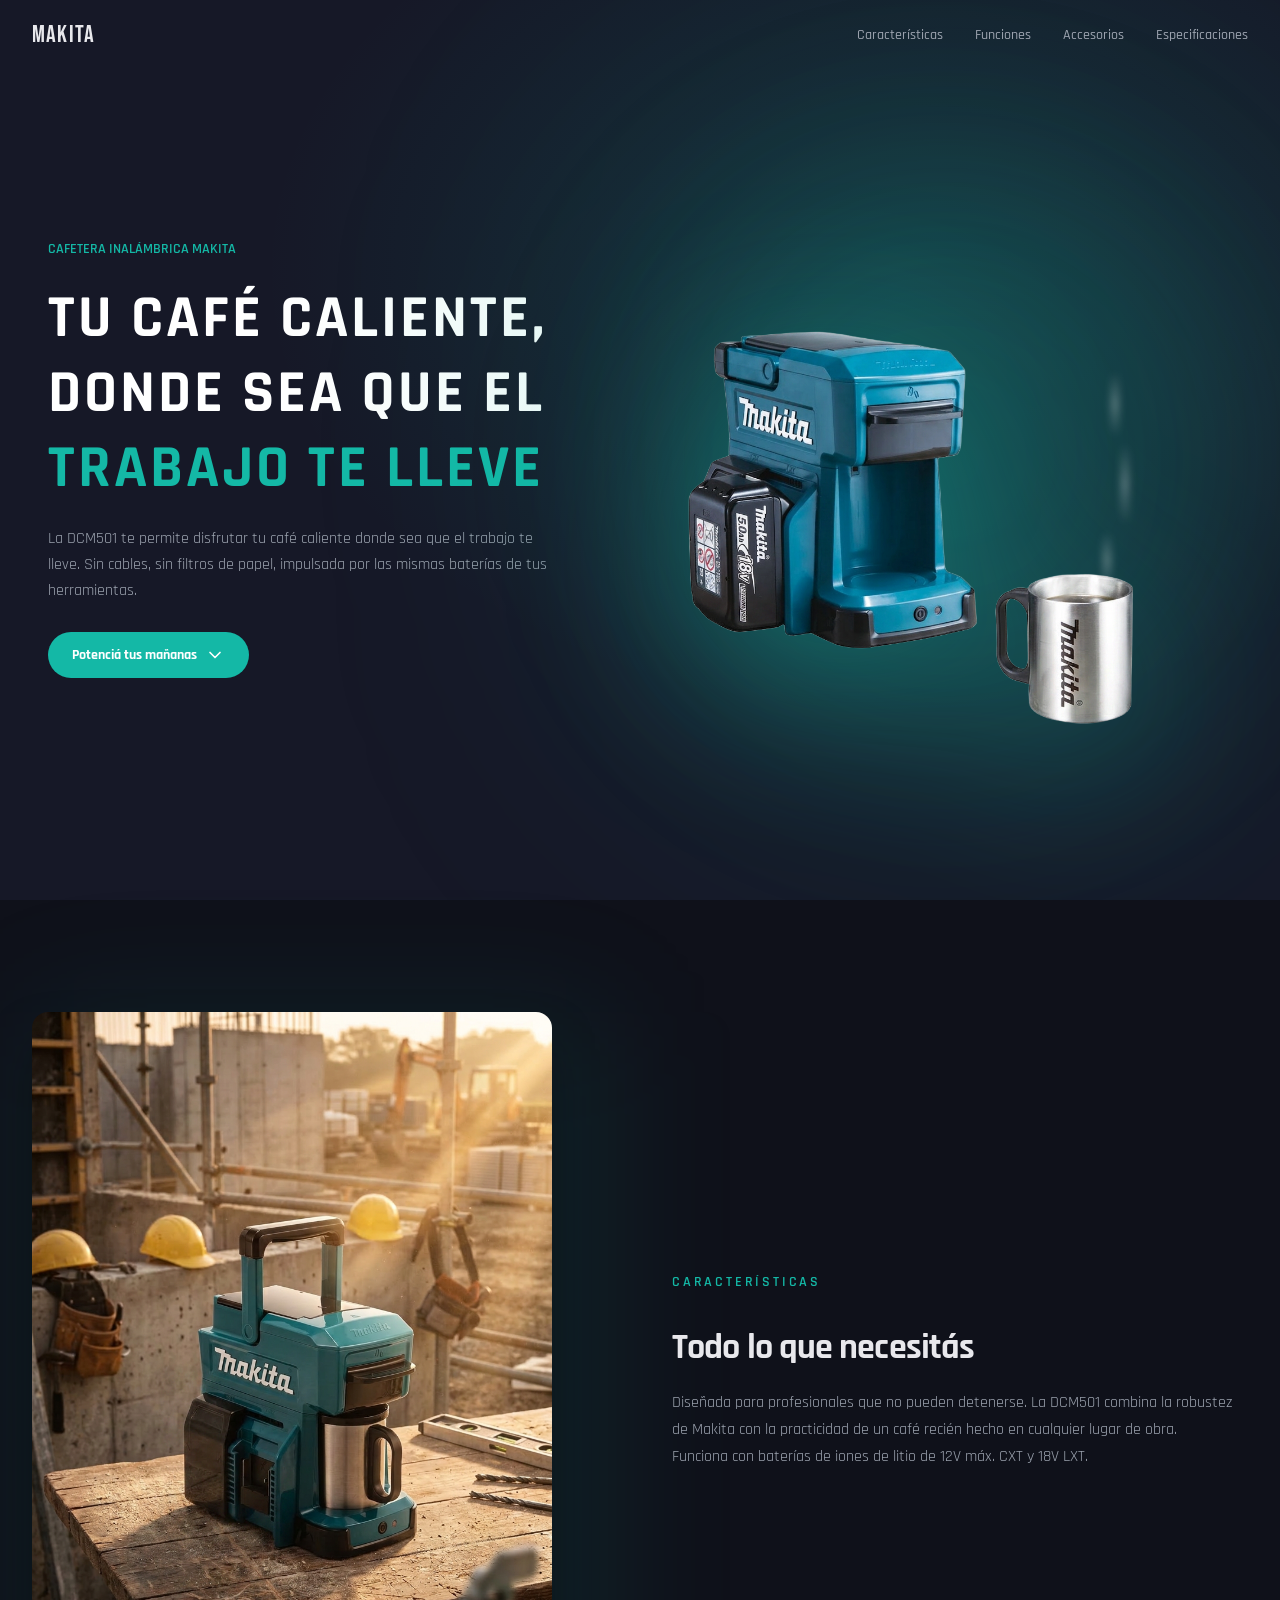
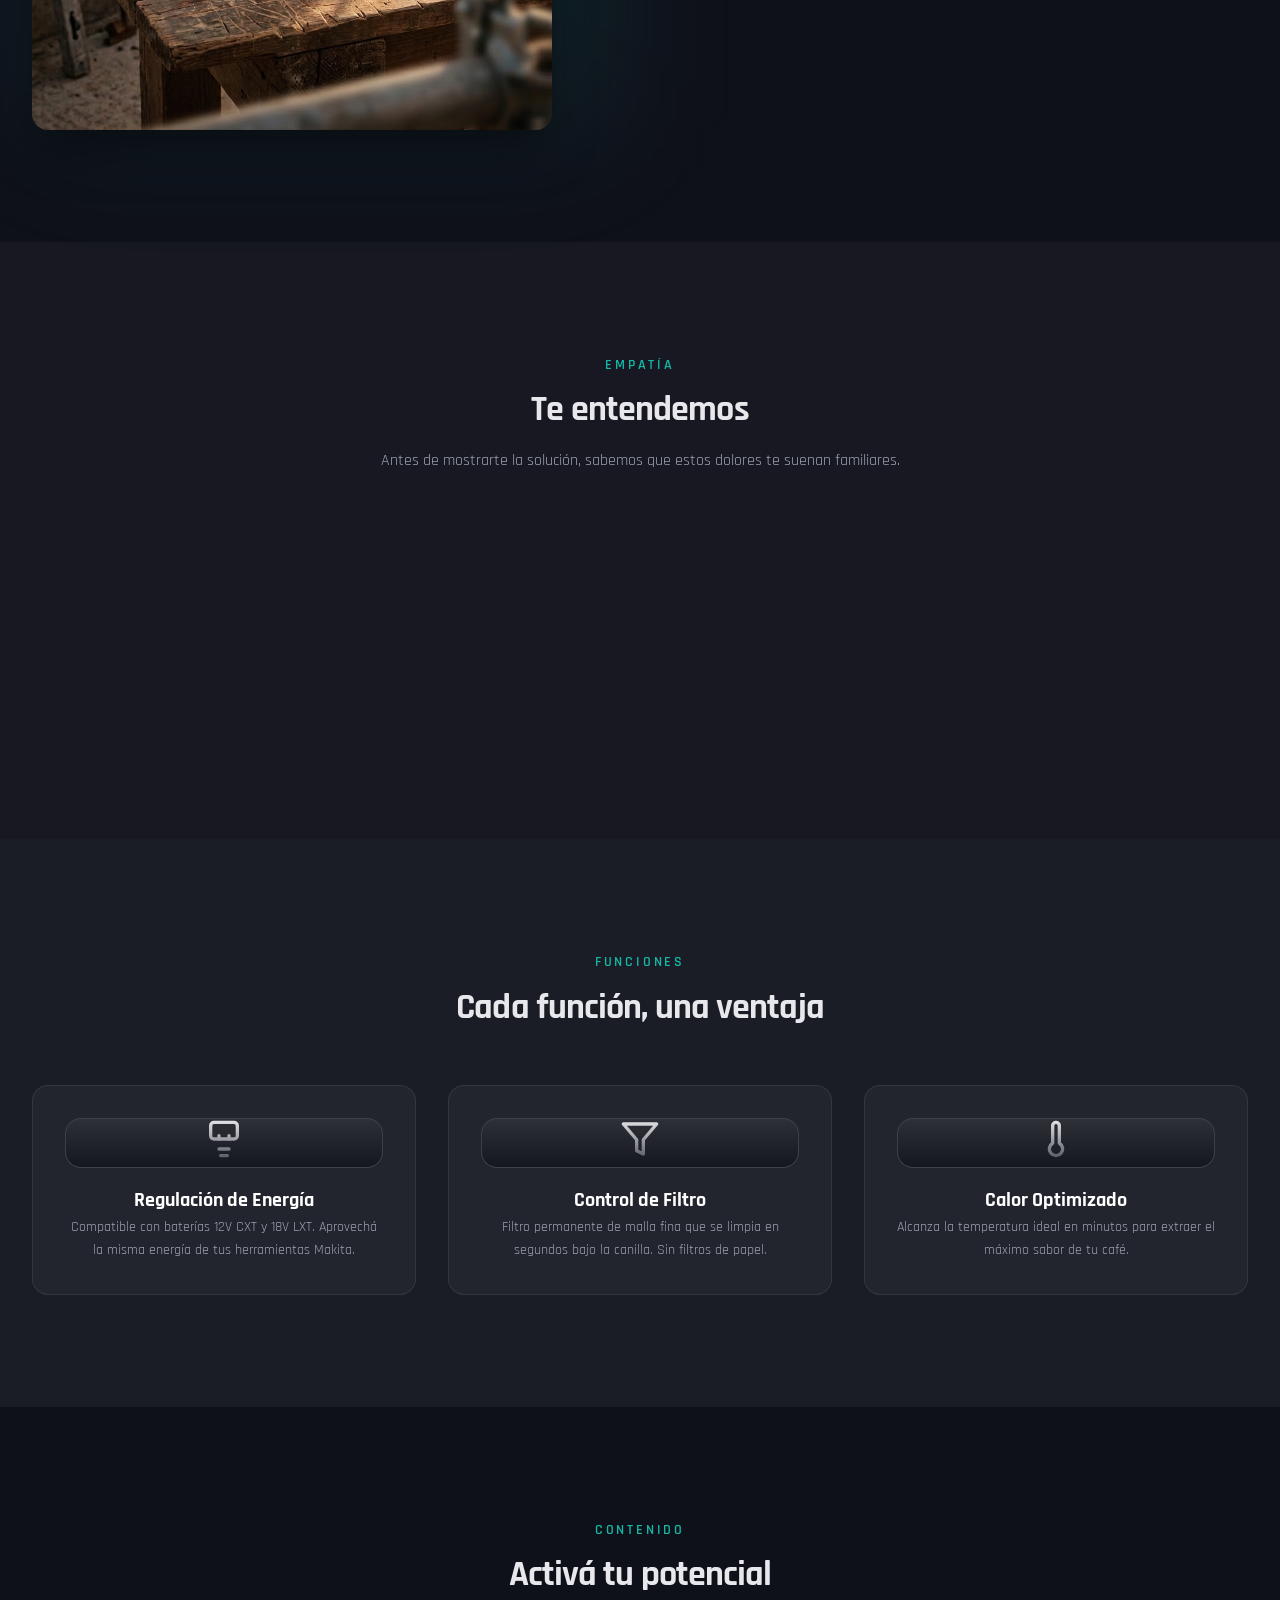
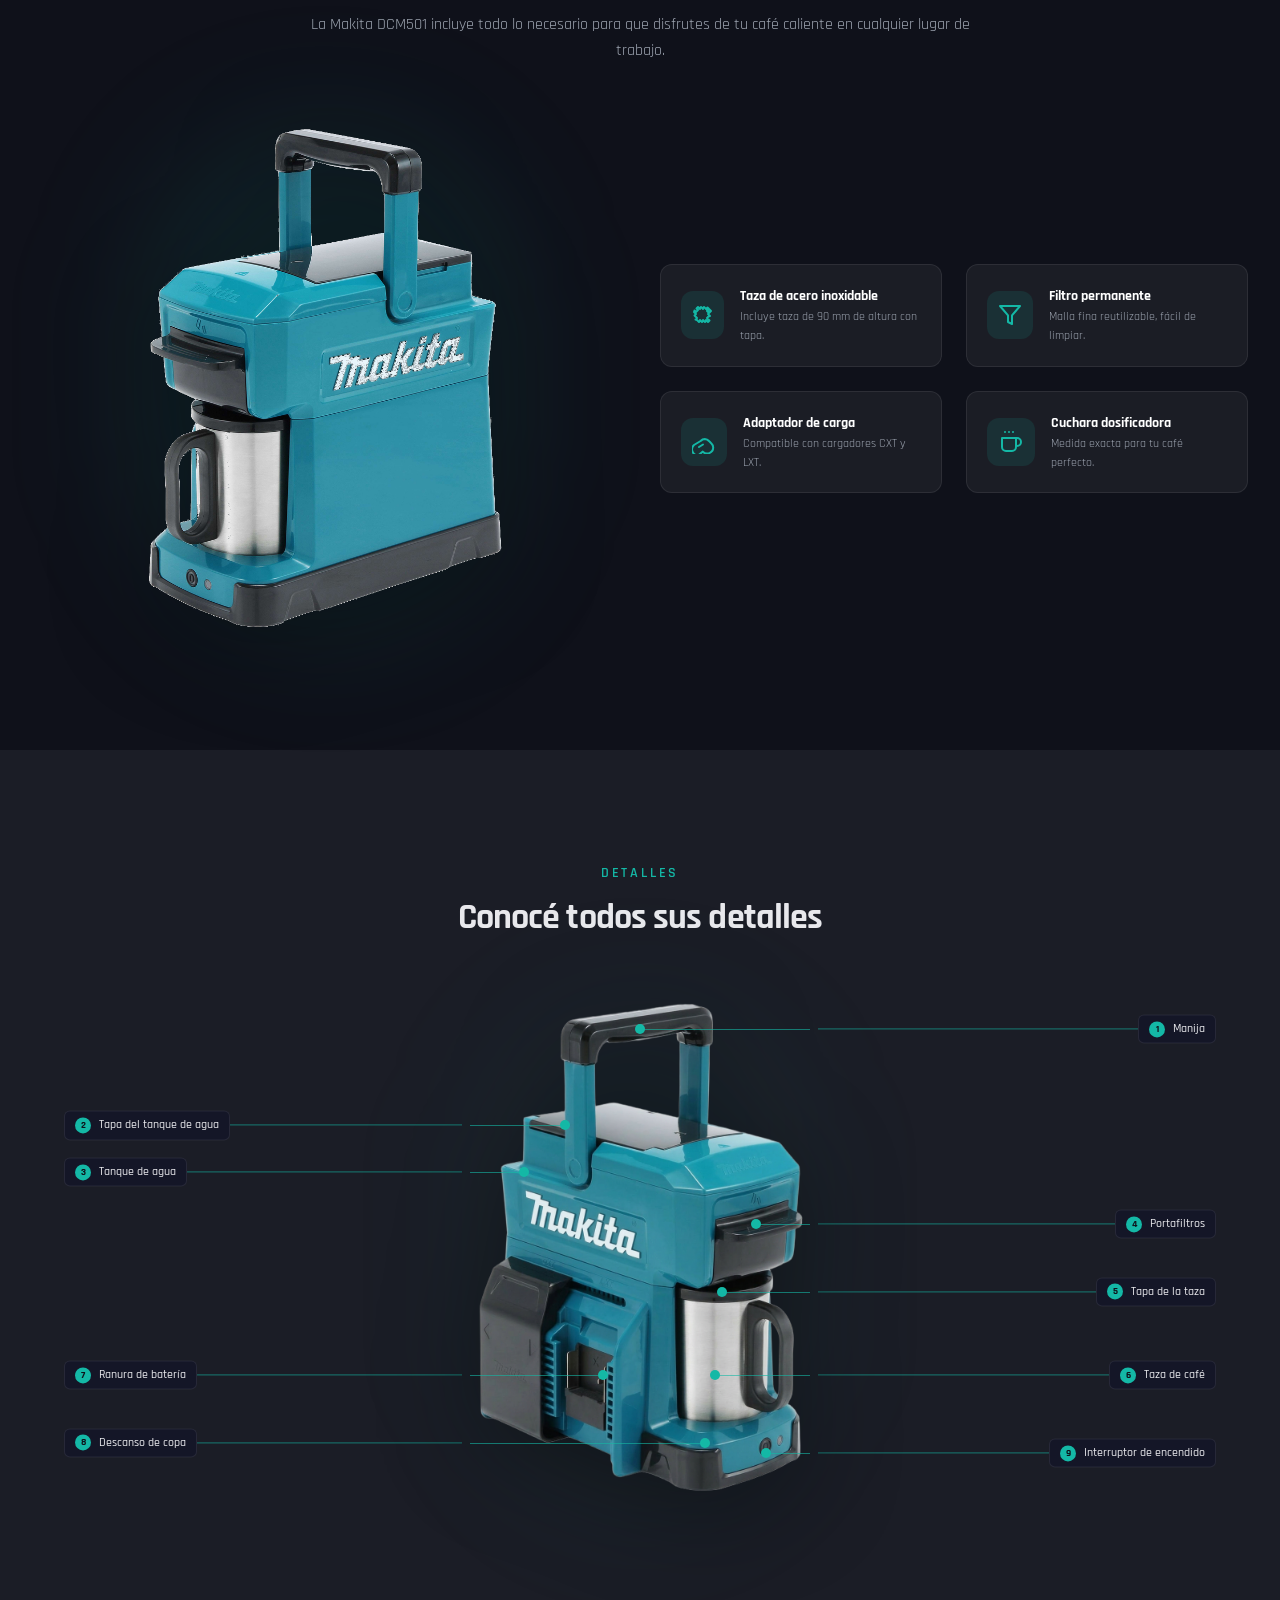
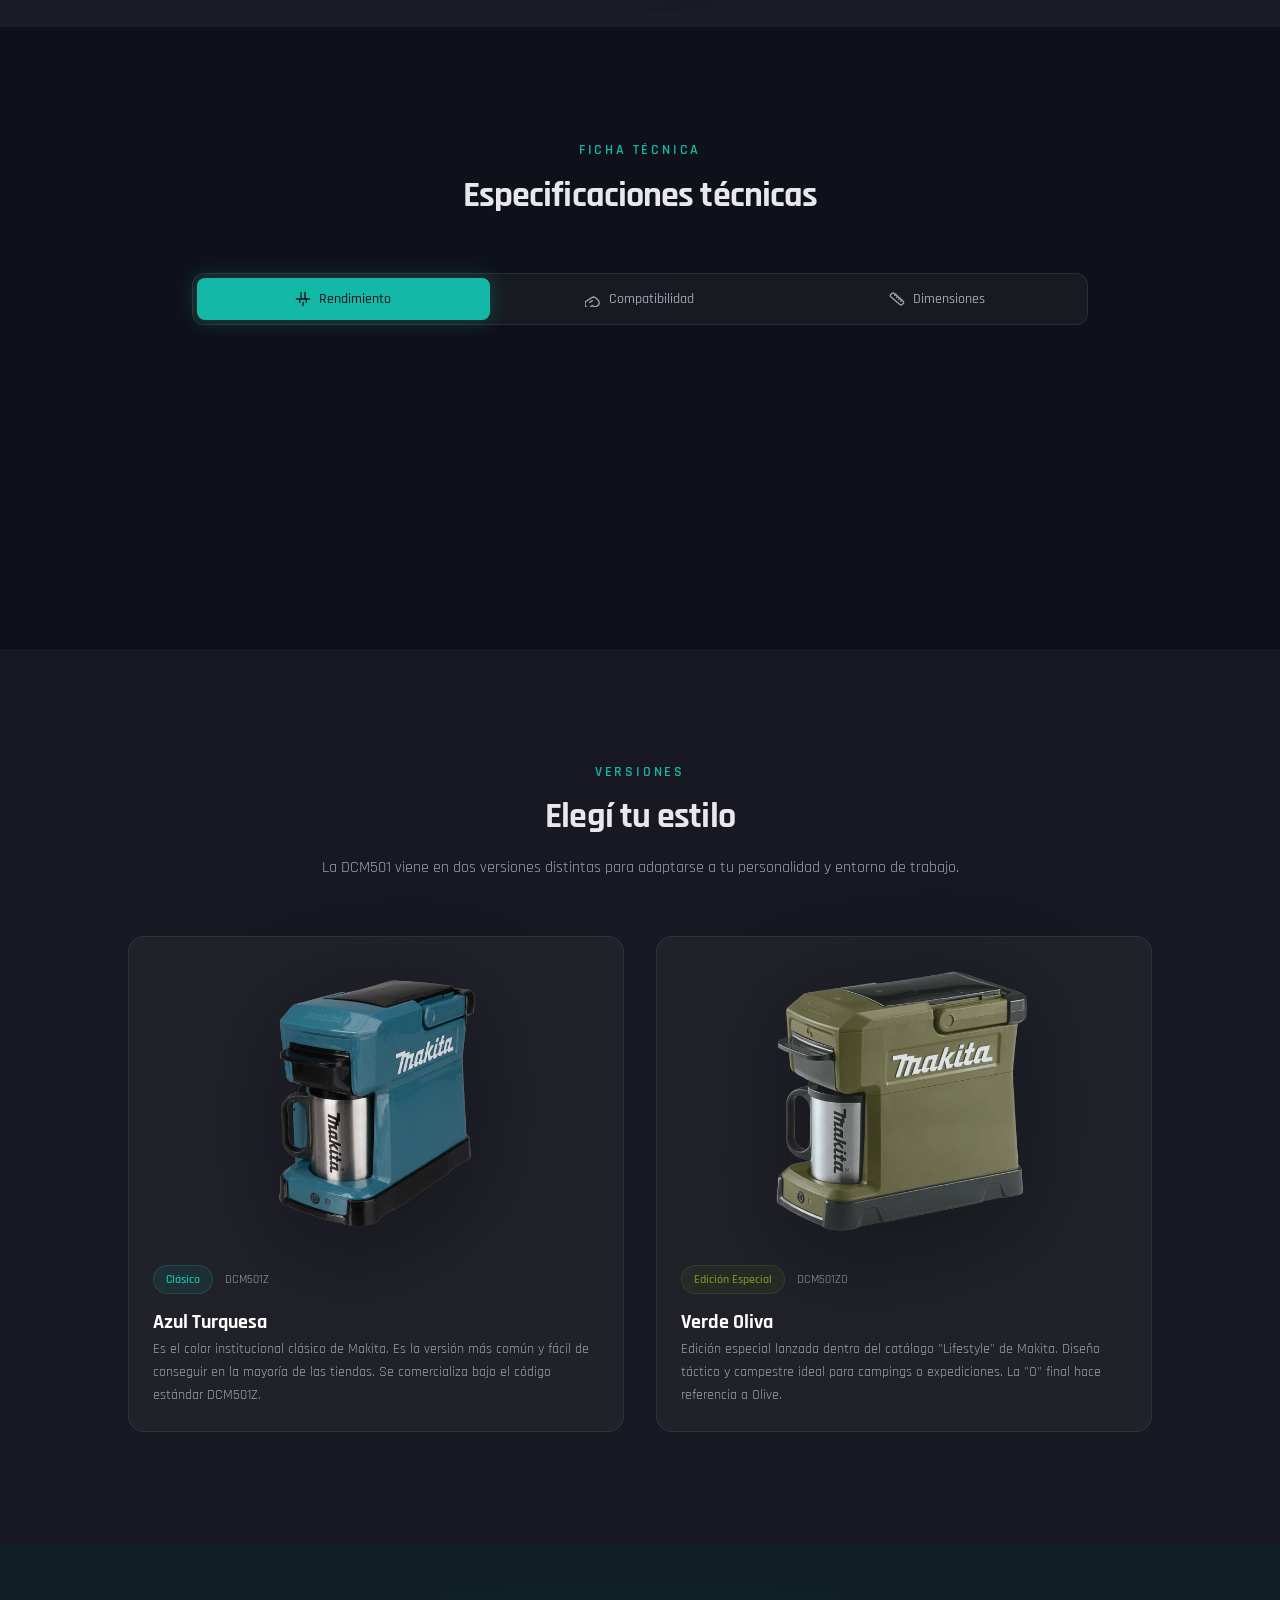
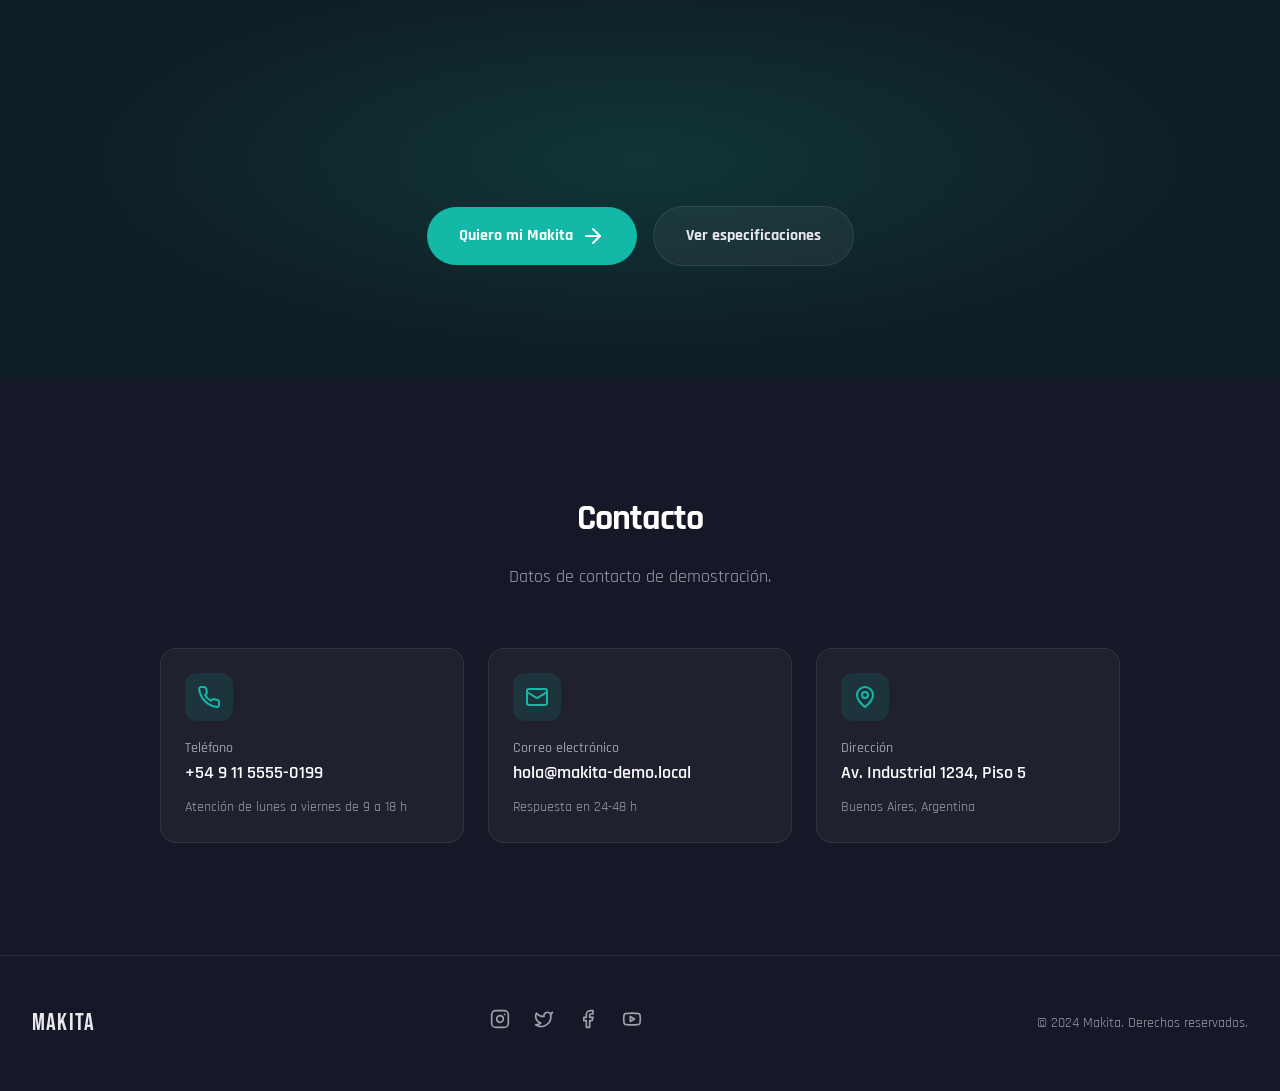
<file: index.html>
<!DOCTYPE html>
<html lang="es">
<head>
<meta charset="UTF-8">
<meta name="viewport" content="width=device-width, initial-scale=1.0">
<title>Makita DCM501 — Cafetera Inalámbrica</title>
<meta name="description" content="La cafetera inalámbrica definitiva de Makita. Sin cables, sin filtros de papel, impulsada por las mismas baterías de tus herramientas.">
<link rel="preconnect" href="https://fonts.googleapis.com">
<link rel="preconnect" href="https://fonts.gstatic.com" crossorigin>
<link href="https://fonts.googleapis.com/css2?family=Bebas+Neue&family=Rajdhani:wght@400;500;600;700&display=swap" rel="stylesheet">
<link href="https://fonts.cdnfonts.com/css/la-femme-makita" rel="stylesheet">
<link rel="stylesheet" href="css/style.css">
</head>
<body>

<!-- ========== NAVBAR ========== -->
<nav class="navbar scrolled" id="navbar">
  <div class="navbar-inner">
    <div class="flex items-center gap-3">
      <span class="logo">makita</span>
    </div>
    <div class="nav-links">
      <a href="#about" class="nav-link">Características</a>
      <a href="#features" class="nav-link">Funciones</a>
      <a href="#includes" class="nav-link">Accesorios</a>
      <a href="#specs" class="nav-link">Especificaciones</a>
    </div>
    <button class="mobile-btn" id="menuBtn" aria-label="Menu">
      <svg id="menuIcon" xmlns="http://www.w3.org/2000/svg" width="24" height="24" viewBox="0 0 24 24" fill="none" stroke="currentColor" stroke-width="2" stroke-linecap="round" stroke-linejoin="round"><line x1="4" x2="20" y1="12" y2="12"/><line x1="4" x2="20" y1="6" y2="6"/><line x1="4" x2="20" y1="18" y2="18"/></svg>
      <svg id="closeIcon" class="hidden" xmlns="http://www.w3.org/2000/svg" width="24" height="24" viewBox="0 0 24 24" fill="none" stroke="currentColor" stroke-width="2" stroke-linecap="round" stroke-linejoin="round"><path d="M18 6 6 18"/><path d="m6 6 12 12"/></svg>
    </button>
  </div>
  <div class="mobile-menu" id="mobileMenu">
    <a href="#about" onclick="closeMenu()">Características</a>
    <a href="#features" onclick="closeMenu()">Funciones</a>
    <a href="#includes" onclick="closeMenu()">Accesorios</a>
    <a href="#specs" onclick="closeMenu()">Especificaciones</a>
  </div>
</nav>

<!-- ========== HERO ========== -->
<section class="hero">
  <div class="hero-glow"></div>
  <div class="container">
    <div class="hero-grid">
      <div class="hero-text flex flex-col gap-5">
        <p class="text-sm font-semibold tracking-[0.2em] text-teal uppercase">Cafetera Inalámbrica Makita</p>
        <h1 class="text-4xl font-bold tracking-wider uppercase text-white sm:text-5xl lg:text-6xl leading-tight">
          Tu café caliente,<br>donde sea que el<br><span class="text-teal">trabajo te lleve</span>
        </h1>
        <p class="text-base sm:text-lg text-muted leading-relaxed max-w-lg">
          La DCM501 te permite disfrutar tu café caliente donde sea que el trabajo te lleve. Sin cables, sin filtros de papel, impulsada por las mismas baterías de tus herramientas.
        </p>
        <div class="flex flex-col sm:flex-row gap-4 pt-2">
          <a href="#includes" class="btn btn-primary group">
            Potenciá tus mañanas
            <svg class="icon-md transition-all duration-300 group-hover:translate-y-1" xmlns="http://www.w3.org/2000/svg" width="24" height="24" viewBox="0 0 24 24" fill="none" stroke="currentColor" stroke-width="2" stroke-linecap="round" stroke-linejoin="round"><path d="m6 9 6 6 6-6"/></svg>
          </a>
        </div>
      </div>
      <div class="hero-img-wrap">
        <div class="absolute inset-0 rounded-full blur-3xl" style="background:rgba(20,184,166,0.2);filter:blur(150px);animation:pulseGlow 3s ease-in-out infinite"></div>
        <div class="absolute inset-0 rounded-full blur-3xl" style="background:rgba(20,184,166,0.1);filter:blur(100px)"></div>
        <div class="absolute inset-x-10 bottom-10 h-16 rounded-full" style="background:rgba(20,184,166,0.3);filter:blur(16px)"></div>
        <div class="steam-wrap">
          <span class="steam"></span>
          <span class="steam"></span>
          <span class="steam"></span>
        </div>
        <div class="hero-img">
          <img src="assets/hero-transparent.png" alt="Makita DCM501 cafetera inalámbrica con taza humeante" width="1024" height="1024">
        </div>
      </div>
    </div>
  </div>
</section>

<!-- ========== ABOUT ========== -->
<section id="about" class="section section-light">
  <div class="container">
    <div class="about-grid">
      <div class="about-media reveal">
        <div style="position:relative;width:100%">
          <div class="absolute inset-0 rounded-3xl blur-3xl" style="background:rgba(20,184,166,0.1)"></div>
          <img src="assets/makita-construction-bg.png" alt="Makita DCM501 en obra de construcción" class="about-img" loading="lazy">
        </div>
      </div>
      <div class="about-text reveal">
        <span class="section-label">Características</span>
        <h2 class="section-title">Todo lo que necesitás</h2>
        <p style="font-size:1rem;color:var(--text-muted);line-height:1.7">
          Diseñada para profesionales que no pueden detenerse. La DCM501 combina la robustez de Makita con la practicidad de un café recién hecho en cualquier lugar de obra. Funciona con baterías de iones de litio de 12V máx. CXT y 18V LXT.
        </p>
      </div>
    </div>
  </div>
</section>

<!-- ========== PAIN POINTS ========== -->
<section id="pain-points" class="section" style="background:rgba(255,255,255,0.03)">
  <div class="container">
    <div class="text-center mb-14">
      <span class="section-label">Empatía</span>
      <h2 class="section-title">Te entendemos</h2>
      <p class="section-sub">Antes de mostrarte la solución, sabemos que estos dolores te suenan familiares.</p>
    </div>
    <div class="pain-grid">
      <div class="pain-card reveal">
        <div class="pain-icon">
          <svg xmlns="http://www.w3.org/2000/svg" width="32" height="32" viewBox="0 0 24 24" fill="none" stroke="currentColor" stroke-width="2" stroke-linecap="round" stroke-linejoin="round"><path d="M14 4v10.54a4 4 0 1 1-4 0V4a2 2 0 0 1 4 0Z"/></svg>
        </div>
        <p>¿Cansado del café tibio de termo después de unas horas?</p>
      </div>
      <div class="pain-card reveal delay-100">
        <div class="pain-icon">
          <svg xmlns="http://www.w3.org/2000/svg" width="32" height="32" viewBox="0 0 24 24" fill="none" stroke="currentColor" stroke-width="2" stroke-linecap="round" stroke-linejoin="round"><path d="M17.5 19H9a7 7 0 1 1 6.71-9h1.79a4.5 4.5 0 0 1 0 9Z"/></svg>
        </div>
        <p>¿Perdés tiempo buscando un enchufe en la obra o el camping?</p>
      </div>
      <div class="pain-card reveal delay-200">
        <div class="pain-icon">
          <svg xmlns="http://www.w3.org/2000/svg" width="32" height="32" viewBox="0 0 24 24" fill="none" stroke="currentColor" stroke-width="2" stroke-linecap="round" stroke-linejoin="round"><path d="M17 8h1a4 4 0 1 1 0 8h-1"/><path d="M3 8h14v9a4 4 0 0 1-4 4H7a4 4 0 0 1-4-4Z"/><line x1="6" x2="6.01" y1="2" y2="2"/><line x1="10" x2="10.01" y1="2" y2="2"/><line x1="14" x2="14.01" y1="2" y2="2"/></svg>
        </div>
        <p>¿El café instantáneo ya no es una opción para vos?</p>
      </div>
    </div>
  </div>
</section>

<!-- ========== FEATURES ========== -->
<section id="features" class="section" style="background:rgba(255,255,255,0.05)">
  <div class="container">
    <div class="text-center mb-14">
      <span class="section-label">Funciones</span>
      <h2 class="section-title">Cada función, una ventaja</h2>
    </div>
    <div class="feature-grid">
      <div class="feature-card group reveal">
        <div class="relative w-full aspect-[4/3] rounded-2xl bg-white-5 border border flex items-center justify-center overflow-hidden group-hover:border-teal-20 transition-colors mb-4">
          <div class="text-teal-80 group-hover:text-teal transition-colors transform group-hover:scale-110 duration-300">
            <svg xmlns="http://www.w3.org/2000/svg" width="40" height="40" viewBox="0 0 24 24" fill="none" stroke="currentColor" stroke-width="2" stroke-linecap="round" stroke-linejoin="round"><rect width="16" height="10" x="4" y="2" rx="2"/><path d="M9 12v-2"/><path d="M15 12v-2"/><path d="M9 18h6"/><path d="M10 22h4"/></svg>
          </div>
          <div class="absolute inset-0" style="background:linear-gradient(to top, rgba(15,17,26,0.8), transparent)"></div>
        </div>
        <h3 class="text-xl font-bold text-white mb-2">Regulación de Energía</h3>
        <p class="text-sm text-muted leading-relaxed max-w-xs mx-auto">Compatible con baterías 12V CXT y 18V LXT. Aprovechá la misma energía de tus herramientas Makita.</p>
      </div>
      <div class="feature-card group reveal delay-100">
        <div class="relative w-full aspect-[4/3] rounded-2xl bg-white-5 border border flex items-center justify-center overflow-hidden group-hover:border-teal-20 transition-colors mb-4">
          <div class="text-teal-80 group-hover:text-teal transition-colors transform group-hover:scale-110 duration-300">
            <svg xmlns="http://www.w3.org/2000/svg" width="40" height="40" viewBox="0 0 24 24" fill="none" stroke="currentColor" stroke-width="2" stroke-linecap="round" stroke-linejoin="round"><polygon points="22 3 2 3 10 12.46 10 19 14 21 14 12.46 22 3"/></svg>
          </div>
          <div class="absolute inset-0" style="background:linear-gradient(to top, rgba(15,17,26,0.8), transparent)"></div>
        </div>
        <h3 class="text-xl font-bold text-white mb-2">Control de Filtro</h3>
        <p class="text-sm text-muted leading-relaxed max-w-xs mx-auto">Filtro permanente de malla fina que se limpia en segundos bajo la canilla. Sin filtros de papel.</p>
      </div>
      <div class="feature-card group reveal delay-200">
        <div class="relative w-full aspect-[4/3] rounded-2xl bg-white-5 border border flex items-center justify-center overflow-hidden group-hover:border-teal-20 transition-colors mb-4">
          <div class="text-teal-80 group-hover:text-teal transition-colors transform group-hover:scale-110 duration-300">
            <svg xmlns="http://www.w3.org/2000/svg" width="40" height="40" viewBox="0 0 24 24" fill="none" stroke="currentColor" stroke-width="2" stroke-linecap="round" stroke-linejoin="round"><path d="M14 4v10.54a4 4 0 1 1-4 0V4a2 2 0 0 1 4 0Z"/></svg>
          </div>
          <div class="absolute inset-0" style="background:linear-gradient(to top, rgba(15,17,26,0.8), transparent)"></div>
        </div>
        <h3 class="text-xl font-bold text-white mb-2">Calor Optimizado</h3>
        <p class="text-sm text-muted leading-relaxed max-w-xs mx-auto">Alcanza la temperatura ideal en minutos para extraer el máximo sabor de tu café.</p>
      </div>
    </div>
  </div>
</section>

<!-- ========== INCLUDES ========== -->
<section id="includes" class="section section-light">
  <div class="container">
    <div class="text-center mb-14">
      <span class="section-label">Contenido</span>
      <h2 class="section-title">Activá tu potencial</h2>
      <p class="section-sub">La Makita DCM501 incluye todo lo necesario para que disfrutes de tu café caliente en cualquier lugar de trabajo.</p>
    </div>
    <div class="grid gap-10 lg:grid-cols-2 items-center">
      <div class="flex items-center justify-center reveal">
        <div class="relative">
          <div class="absolute inset-0 rounded-full blur-3xl" style="background:rgba(20,184,166,0.1)"></div>
          <img src="assets/tank-transparent.png" alt="Makita DCM501 tanque de agua extraíble" width="1024" height="1024" class="relative w-full max-w-sm drop-shadow">
        </div>
      </div>
      <div class="grid grid-cols-1 sm:grid-cols-2 gap-6">
        <div class="flex items-center gap-4 rounded-xl border border bg-white-5 p-5 reveal delay-100">
          <div class="icon-box icon-3xl">
            <svg xmlns="http://www.w3.org/2000/svg" width="24" height="24" viewBox="0 0 24 24" fill="none" stroke="currentColor" stroke-width="2" stroke-linecap="round" stroke-linejoin="round"><path d="m21 8-2 2-1.5-1.5L17 8l2-2-1.5-1.5L16 6l-2-2-1.5 1.5L13 6l-2-2-1.5 1.5L10 6 8 4 6.5 5.5 8 7l-2 2-1.5-1.5L4 9l2 2-1.5 1.5L5 13l2 2-1.5 1.5L7 17l2 2 1.5-1.5L10 17l2 2 1.5-1.5L13 17l2 2 1.5-1.5L16 17l2 2 1.5-1.5L19 17l-2-2 1.5-1.5L20 13l-2-2 1.5-1.5L19 9l-2-2 1.5-1.5Z"/></svg>
          </div>
          <div>
            <h3 class="text-sm font-bold text-white">Taza de acero inoxidable</h3>
            <p class="text-xs text-muted mt-0.5">Incluye taza de 90 mm de altura con tapa.</p>
          </div>
        </div>
        <div class="flex items-center gap-4 rounded-xl border border bg-white-5 p-5 reveal delay-200">
          <div class="icon-box icon-3xl">
            <svg xmlns="http://www.w3.org/2000/svg" width="24" height="24" viewBox="0 0 24 24" fill="none" stroke="currentColor" stroke-width="2" stroke-linecap="round" stroke-linejoin="round"><polygon points="22 3 2 3 10 12.46 10 19 14 21 14 12.46 22 3"/></svg>
          </div>
          <div>
            <h3 class="text-sm font-bold text-white">Filtro permanente</h3>
            <p class="text-xs text-muted mt-0.5">Malla fina reutilizable, fácil de limpiar.</p>
          </div>
        </div>
        <div class="flex items-center gap-4 rounded-xl border border bg-white-5 p-5 reveal delay-300">
          <div class="icon-box icon-3xl">
            <svg xmlns="http://www.w3.org/2000/svg" width="24" height="24" viewBox="0 0 24 24" fill="none" stroke="currentColor" stroke-width="2" stroke-linecap="round" stroke-linejoin="round"><path d="M10.8 21.6a6 6 0 0 0 10.4-4.2c0-1.5-.7-3-2-4.2l-2.2-2.2a6 6 0 0 0-4.2-2c-1.5 0-3 .7-4.2 2L2 15a6 6 0 0 0 4.2 10.4Z"/><path d="m7 17 4-2.5"/></svg>
          </div>
          <div>
            <h3 class="text-sm font-bold text-white">Adaptador de carga</h3>
            <p class="text-xs text-muted mt-0.5">Compatible con cargadores CXT y LXT.</p>
          </div>
        </div>
        <div class="flex items-center gap-4 rounded-xl border border bg-white-5 p-5 reveal delay-400">
          <div class="icon-box icon-3xl">
            <svg xmlns="http://www.w3.org/2000/svg" width="24" height="24" viewBox="0 0 24 24" fill="none" stroke="currentColor" stroke-width="2" stroke-linecap="round" stroke-linejoin="round"><path d="M17 8h1a4 4 0 1 1 0 8h-1"/><path d="M3 8h14v9a4 4 0 0 1-4 4H7a4 4 0 0 1-4-4Z"/><line x1="6" x2="6.01" y1="2" y2="2"/><line x1="10" x2="10.01" y1="2" y2="2"/><line x1="14" x2="14.01" y1="2" y2="2"/></svg>
          </div>
          <div>
            <h3 class="text-sm font-bold text-white">Cuchara dosificadora</h3>
            <p class="text-xs text-muted mt-0.5">Medida exacta para tu café perfecto.</p>
          </div>
        </div>
      </div>
    </div>
  </div>
</section>

<!-- ========== PRODUCT DETAILS ========== -->
<section class="section" style="background:rgba(255,255,255,0.05)">
  <div class="container">
    <div class="text-center mb-14">
      <span class="section-label">Detalles</span>
      <h2 class="section-title">Conocé todos sus detalles</h2>
    </div>

    <div class="details-wrap" id="detailsWrap">
      <!-- Left labels -->
      <div class="details-left">
        <div class="detail-tag left" style="top:25%"><span class="detail-badge" data-id="2"><span class="num">2</span>Tapa del tanque de agua</span><div class="line"></div></div>
        <div class="detail-tag left" style="top:34%"><span class="detail-badge" data-id="3"><span class="num">3</span>Tanque de agua</span><div class="line"></div></div>
        <div class="detail-tag left" style="top:73%"><span class="detail-badge" data-id="7"><span class="num">7</span>Ranura de batería</span><div class="line"></div></div>
        <div class="detail-tag left" style="top:86%"><span class="detail-badge" data-id="8"><span class="num">8</span>Descanso de copa</span><div class="line"></div></div>
      </div>

      <!-- Center image with hotspots and crossing lines -->
      <div class="details-img-wrap" id="detailsImgWrap">
        <div class="absolute inset-0 rounded-full blur-3xl" style="background:rgba(20,184,166,0.05)"></div>
        <img src="assets/makita-coffee-maker.png" alt="Makita DCM501 con detalles" class="details-img">

        <!-- Lines crossing the image (left side: from image-left edge to hotspot) -->
        <div class="img-line" data-id="2" style="top:25%;left:0;width:28%"></div>
        <div class="img-line" data-id="3" style="top:34%;left:0;width:16%"></div>
        <div class="img-line" data-id="7" style="top:73%;left:0;width:39%"></div>
        <div class="img-line" data-id="8" style="top:86%;left:0;width:69%"></div>
        <!-- Lines crossing the image (right side: from hotspot to image-right edge) -->
        <div class="img-line" data-id="1" style="top:6.5%;left:50%;width:50%"></div>
        <div class="img-line" data-id="4" style="top:44%;left:84%;width:16%"></div>
        <div class="img-line" data-id="5" style="top:57%;left:74%;width:26%"></div>
        <div class="img-line" data-id="6" style="top:73%;left:72%;width:28%"></div>
        <div class="img-line" data-id="9" style="top:88%;left:87%;width:13%"></div>

        <!-- Hotspots -->
        <div class="hotspot" data-id="1" style="top:6.5%;left:50%"></div>
        <div class="hotspot" data-id="2" style="top:25%;left:28%"></div>
        <div class="hotspot" data-id="3" style="top:34%;left:16%"></div>
        <div class="hotspot" data-id="4" style="top:44%;left:84%"></div>
        <div class="hotspot" data-id="5" style="top:57%;left:74%"></div>
        <div class="hotspot" data-id="6" style="top:73%;left:72%"></div>
        <div class="hotspot" data-id="7" style="top:73%;left:39%"></div>
        <div class="hotspot" data-id="8" style="top:86%;left:69%"></div>
        <div class="hotspot" data-id="9" style="top:88%;left:87%"></div>
      </div>

      <!-- Right labels -->
      <div class="details-right">
        <div class="detail-tag right" style="top:6.5%"><div class="line"></div><span class="detail-badge" data-id="1"><span class="num">1</span>Manija</span></div>
        <div class="detail-tag right" style="top:44%"><div class="line"></div><span class="detail-badge" data-id="4"><span class="num">4</span>Portafiltros</span></div>
        <div class="detail-tag right" style="top:57%"><div class="line"></div><span class="detail-badge" data-id="5"><span class="num">5</span>Tapa de la taza</span></div>
        <div class="detail-tag right" style="top:73%"><div class="line"></div><span class="detail-badge" data-id="6"><span class="num">6</span>Taza de café</span></div>
        <div class="detail-tag right" style="top:88%"><div class="line"></div><span class="detail-badge" data-id="9"><span class="num">9</span>Interruptor de encendido</span></div>
      </div>
    </div>

    <!-- Mobile: image with tappable green dots -->
    <div class="details-mobile-img-wrap" id="detailsMobile">
      <img src="assets/makita-coffee-maker.png" alt="Makita DCM501 con detalles" class="details-mobile-img">
      <button type="button" class="m-hotspot" data-name="Manija" style="top:6.5%;left:50%"></button>
      <button type="button" class="m-hotspot" data-name="Tapa del tanque de agua" style="top:25%;left:28%"></button>
      <button type="button" class="m-hotspot" data-name="Tanque de agua" style="top:34%;left:16%"></button>
      <button type="button" class="m-hotspot" data-name="Portafiltros" style="top:44%;left:84%"></button>
      <button type="button" class="m-hotspot" data-name="Tapa de la taza" style="top:57%;left:74%"></button>
      <button type="button" class="m-hotspot" data-name="Taza de café" style="top:73%;left:72%"></button>
      <button type="button" class="m-hotspot" data-name="Ranura de batería" style="top:73%;left:39%"></button>
      <button type="button" class="m-hotspot" data-name="Descanso de copa" style="top:86%;left:69%"></button>
      <button type="button" class="m-hotspot" data-name="Interruptor de encendido" style="top:88%;left:87%"></button>
    </div>
  </div>
</section>

<!-- ========== SPECS ========== -->
<section id="specs" class="section section-light">
  <div class="container">
    <div class="text-center mb-14">
      <span class="section-label">Ficha técnica</span>
      <h2 class="section-title">Especificaciones técnicas</h2>
    </div>
    <div class="max-w-4xl mx-auto">
      <div class="tabs-list">
        <button class="tab-btn active" data-tab="performance">
          <svg xmlns="http://www.w3.org/2000/svg" width="16" height="16" viewBox="0 0 24 24" fill="none" stroke="currentColor" stroke-width="2" stroke-linecap="round" stroke-linejoin="round"><path d="M12 22v-5"/><path d="M9 12V2"/><path d="M15 12V2"/><path d="M17 17v-5"/><path d="M7 17v-5"/><path d="M2 12h20"/></svg>
          <span>Rendimiento</span>
        </button>
        <button class="tab-btn" data-tab="compatibility">
          <svg xmlns="http://www.w3.org/2000/svg" width="16" height="16" viewBox="0 0 24 24" fill="none" stroke="currentColor" stroke-width="2" stroke-linecap="round" stroke-linejoin="round"><path d="M10.8 21.6a6 6 0 0 0 10.4-4.2c0-1.5-.7-3-2-4.2l-2.2-2.2a6 6 0 0 0-4.2-2c-1.5 0-3 .7-4.2 2L2 15a6 6 0 0 0 4.2 10.4Z"/><path d="m7 17 4-2.5"/></svg>
          <span>Compatibilidad</span>
        </button>
        <button class="tab-btn" data-tab="dimensions">
          <svg xmlns="http://www.w3.org/2000/svg" width="16" height="16" viewBox="0 0 24 24" fill="none" stroke="currentColor" stroke-width="2" stroke-linecap="round" stroke-linejoin="round"><path d="M21.3 15.3a2.4 2.4 0 0 1 0 3.4l-1.6 1.6a2.4 2.4 0 0 1-3.4 0L2.7 8.7a2.41 2.41 0 0 1 0-3.4l1.6-1.6a2.41 2.41 0 0 1 3.4 0Z"/><path d="m14.5 12.5 2-2"/><path d="m11.5 9.5 2-2"/><path d="m8.5 6.5 2-2"/><path d="m17.5 15.5 2-2"/></svg>
          <span>Dimensiones</span>
        </button>
      </div>

      <div class="tab-content active" id="tab-performance">
        <div class="grid gap-4 sm:grid-cols-2">
          <div class="spec-item reveal"><div class="spec-icon"><svg xmlns="http://www.w3.org/2000/svg" width="20" height="20" viewBox="0 0 24 24" fill="none" stroke="currentColor" stroke-width="2" stroke-linecap="round" stroke-linejoin="round"><path d="M12 22a7 7 0 0 0 7-7c0-2-1-3.9-3-5.5s-3.5-4-4-6.5c-.5 2.5-2 4.9-4 6.5C6 11.1 5 13 5 15a7 7 0 0 0 7 7z"/></svg></div><div class="flex-1"><span class="text-xs font-medium text-muted uppercase tracking-wide">Capacidad del tanque</span><span class="block text-lg font-bold text-white mt-0.5">240 ml</span></div></div>
          <div class="spec-item reveal delay-100"><div class="spec-icon"><svg xmlns="http://www.w3.org/2000/svg" width="20" height="20" viewBox="0 0 24 24" fill="none" stroke="currentColor" stroke-width="2" stroke-linecap="round" stroke-linejoin="round"><path d="M17 8h1a4 4 0 1 1 0 8h-1"/><path d="M3 8h14v9a4 4 0 0 1-4 4H7a4 4 0 0 1-4-4Z"/><line x1="6" x2="6.01" y1="2" y2="2"/><line x1="10" x2="10.01" y1="2" y2="2"/><line x1="14" x2="14.01" y1="2" y2="2"/></svg></div><div class="flex-1"><span class="text-xs font-medium text-muted uppercase tracking-wide">Autonomía promedio</span><span class="block text-lg font-bold text-white mt-0.5">Hasta 3 tazas</span></div></div>
          <div class="spec-item reveal delay-200"><div class="spec-icon"><svg xmlns="http://www.w3.org/2000/svg" width="20" height="20" viewBox="0 0 24 24" fill="none" stroke="currentColor" stroke-width="2" stroke-linecap="round" stroke-linejoin="round"><circle cx="12" cy="12" r="10"/><polyline points="12 6 12 12 16 14"/></svg></div><div class="flex-1"><span class="text-xs font-medium text-muted uppercase tracking-wide">Tiempo de preparación</span><span class="block text-lg font-bold text-white mt-0.5">5 minutos</span></div></div>
          <div class="spec-item reveal delay-300"><div class="spec-icon"><svg xmlns="http://www.w3.org/2000/svg" width="20" height="20" viewBox="0 0 24 24" fill="none" stroke="currentColor" stroke-width="2" stroke-linecap="round" stroke-linejoin="round"><path d="M14 4v10.54a4 4 0 1 1-4 0V4a2 2 0 0 1 4 0Z"/></svg></div><div class="flex-1"><span class="text-xs font-medium text-muted uppercase tracking-wide">Temperatura de extracción</span><span class="block text-lg font-bold text-white mt-0.5">~90°C</span></div></div>
        </div>
      </div>

      <div class="tab-content" id="tab-compatibility">
        <div class="grid gap-4 sm:grid-cols-2">
          <div class="spec-item reveal"><div class="spec-icon"><svg xmlns="http://www.w3.org/2000/svg" width="20" height="20" viewBox="0 0 24 24" fill="none" stroke="currentColor" stroke-width="2" stroke-linecap="round" stroke-linejoin="round"><rect width="16" height="10" x="4" y="2" rx="2"/><path d="M9 12v-2"/><path d="M15 12v-2"/><path d="M9 18h6"/><path d="M10 22h4"/></svg></div><div class="flex-1"><span class="text-xs font-medium text-muted uppercase tracking-wide">Baterías compatibles</span><span class="block text-lg font-bold text-white mt-0.5">12V CXT / 18V LXT</span></div></div>
          <div class="spec-item reveal delay-100"><div class="spec-icon"><svg xmlns="http://www.w3.org/2000/svg" width="20" height="20" viewBox="0 0 24 24" fill="none" stroke="currentColor" stroke-width="2" stroke-linecap="round" stroke-linejoin="round"><polygon points="22 3 2 3 10 12.46 10 19 14 21 14 12.46 22 3"/></svg></div><div class="flex-1"><span class="text-xs font-medium text-muted uppercase tracking-wide">Sistema de filtro</span><span class="block text-lg font-bold text-white mt-0.5">Filtro permanente</span></div></div>
          <div class="spec-item reveal delay-200"><div class="spec-icon"><svg xmlns="http://www.w3.org/2000/svg" width="20" height="20" viewBox="0 0 24 24" fill="none" stroke="currentColor" stroke-width="2" stroke-linecap="round" stroke-linejoin="round"><path d="M17 8h1a4 4 0 1 1 0 8h-1"/><path d="M3 8h14v9a4 4 0 0 1-4 4H7a4 4 0 0 1-4-4Z"/><line x1="6" x2="6.01" y1="2" y2="2"/><line x1="10" x2="10.01" y1="2" y2="2"/><line x1="14" x2="14.01" y1="2" y2="2"/></svg></div><div class="flex-1"><span class="text-xs font-medium text-muted uppercase tracking-wide">Tipo de café</span><span class="block text-lg font-bold text-white mt-0.5">Café molido</span></div></div>
          <div class="spec-item reveal delay-300"><div class="spec-icon"><svg xmlns="http://www.w3.org/2000/svg" width="20" height="20" viewBox="0 0 24 24" fill="none" stroke="currentColor" stroke-width="2" stroke-linecap="round" stroke-linejoin="round"><polygon points="13 2 3 14 12 14 11 22 21 10 12 10 13 2"/></svg></div><div class="flex-1"><span class="text-xs font-medium text-muted uppercase tracking-wide">Conexión</span><span class="block text-lg font-bold text-white mt-0.5">Inalámbrica</span></div></div>
        </div>
      </div>

      <div class="tab-content" id="tab-dimensions">
        <div class="grid gap-4 sm:grid-cols-2">
          <div class="spec-item reveal"><div class="spec-icon"><svg xmlns="http://www.w3.org/2000/svg" width="20" height="20" viewBox="0 0 24 24" fill="none" stroke="currentColor" stroke-width="2" stroke-linecap="round" stroke-linejoin="round"><circle cx="12" cy="5" r="1"/><path d="M9 20l3-6 3 6"/><path d="M6 8l6 2 6-2"/><path d="M12 2v2"/></svg></div><div class="flex-1"><span class="text-xs font-medium text-muted uppercase tracking-wide">Peso (sin batería)</span><span class="block text-lg font-bold text-white mt-0.5">1.5 kg</span></div></div>
          <div class="spec-item reveal delay-100"><div class="spec-icon"><svg xmlns="http://www.w3.org/2000/svg" width="20" height="20" viewBox="0 0 24 24" fill="none" stroke="currentColor" stroke-width="2" stroke-linecap="round" stroke-linejoin="round"><path d="m21 8-2 2-1.5-1.5L17 8l2-2-1.5-1.5L16 6l-2-2-1.5 1.5L13 6l-2-2-1.5 1.5L10 6 8 4 6.5 5.5 8 7l-2 2-1.5-1.5L4 9l2 2-1.5 1.5L5 13l2 2-1.5 1.5L7 17l2 2 1.5-1.5L10 17l2 2 1.5-1.5L13 17l2 2 1.5-1.5L16 17l2 2 1.5-1.5L19 17l-2-2 1.5-1.5L20 13l-2-2 1.5-1.5L19 9l-2-2 1.5-1.5Z"/></svg></div><div class="flex-1"><span class="text-xs font-medium text-muted uppercase tracking-wide">Altura máxima de taza</span><span class="block text-lg font-bold text-white mt-0.5">90 mm</span></div></div>
          <div class="spec-item reveal delay-200"><div class="spec-icon"><svg xmlns="http://www.w3.org/2000/svg" width="20" height="20" viewBox="0 0 24 24" fill="none" stroke="currentColor" stroke-width="2" stroke-linecap="round" stroke-linejoin="round"><path d="M21.3 15.3a2.4 2.4 0 0 1 0 3.4l-1.6 1.6a2.4 2.4 0 0 1-3.4 0L2.7 8.7a2.41 2.41 0 0 1 0-3.4l1.6-1.6a2.41 2.41 0 0 1 3.4 0Z"/><path d="m14.5 12.5 2-2"/><path d="m11.5 9.5 2-2"/><path d="m8.5 6.5 2-2"/><path d="m17.5 15.5 2-2"/></svg></div><div class="flex-1"><span class="text-xs font-medium text-muted uppercase tracking-wide">Dimensiones (A×A×L)</span><span class="block text-lg font-bold text-white mt-0.5">135 × 118 × 244 mm</span></div></div>
        </div>
      </div>
    </div>
  </div>
</section>

<!-- ========== VERSIONS ========== -->
<section id="versions" class="section" style="background:rgba(255,255,255,0.03)">
  <div class="container">
    <div class="text-center mb-14">
      <span class="section-label">Versiones</span>
      <h2 class="section-title">Elegí tu estilo</h2>
      <p class="section-sub">La DCM501 viene en dos versiones distintas para adaptarse a tu personalidad y entorno de trabajo.</p>
    </div>
    <div class="grid gap-8 sm:grid-cols-2 max-w-5xl mx-auto">
      <div class="version-card reveal">
        <div class="version-img-wrap">
          <div class="version-glow"></div>
          <img src="assets/teal-version.png" alt="Makita DCM501 Azul Turquesa" width="1024" height="1024" class="version-img" loading="lazy">
        </div>
        <div class="flex items-center gap-3 mb-3">
          <span class="badge badge-classic">Clásico</span>
          <span class="text-xs font-mono text-muted">DCM501Z</span>
        </div>
        <h3 class="text-xl font-bold text-white mb-2">Azul Turquesa</h3>
        <p class="text-sm text-muted leading-relaxed">Es el color institucional clásico de Makita. Es la versión más común y fácil de conseguir en la mayoría de las tiendas. Se comercializa bajo el código estándar DCM501Z.</p>
      </div>
      <div class="version-card reveal delay-100">
        <div class="version-img-wrap">
          <div class="version-glow"></div>
          <img src="assets/olive-version.png" alt="Makita DCM501 Verde Oliva" width="1024" height="1024" class="version-img" loading="lazy">
        </div>
        <div class="flex items-center gap-3 mb-3">
          <span class="badge badge-olive">Edición Especial</span>
          <span class="text-xs font-mono text-muted">DCM501ZO</span>
        </div>
        <h3 class="text-xl font-bold text-white mb-2">Verde Oliva</h3>
        <p class="text-sm text-muted leading-relaxed">Edición especial lanzada dentro del catálogo "Lifestyle" de Makita. Diseño táctico y campestre ideal para campings o expediciones. La "O" final hace referencia a Olive.</p>
      </div>
    </div>
  </div>
</section>

<!-- ========== CTA ========== -->
<section id="cta" class="section section-teal overflow-hidden">
  <div class="absolute inset-0" style="background:radial-gradient(ellipse at center, rgba(20,184,166,0.15), transparent 60%)"></div>
  <div class="relative container text-center max-w-4xl">
    <h2 class="text-3xl font-bold tracking-tight text-white sm:text-4xl lg:text-5xl reveal">
      No vuelvas a tomar café frío.
    </h2>
    <p class="mt-6 text-lg text-muted reveal delay-100">
      Llevá la potencia de Makita a tu taza.
    </p>
    <div class="mt-10 flex flex-wrap items-center justify-center gap-4 reveal delay-300">
      <a href="#" class="btn btn-primary group" style="font-size:1rem;padding:1rem 2rem">
        Quiero mi Makita
        <svg class="icon-lg transition-all duration-300 group-hover:translate-x-1" xmlns="http://www.w3.org/2000/svg" width="24" height="24" viewBox="0 0 24 24" fill="none" stroke="currentColor" stroke-width="2" stroke-linecap="round" stroke-linejoin="round"><path d="M5 12h14"/><path d="m12 5 7 7-7 7"/></svg>
      </a>
      <a href="#specs" class="btn btn-outline" style="border-radius:9999px;font-size:1rem;padding:1rem 2rem">
        Ver especificaciones
      </a>
    </div>
  </div>
</section>

<!-- ========== CONTACT ========== -->
<section id="contact" class="section section-dark">
  <div class="container max-w-5xl mx-auto">
    <div class="text-center mb-14">
      <h2 class="text-3xl font-bold tracking-tight text-white sm:text-4xl">Contacto</h2>
      <p class="mt-4 text-lg text-muted">Datos de contacto de demostración.</p>
    </div>
    <div class="grid gap-6 md:grid-cols-3">
      <div class="contact-card reveal">
        <div class="contact-icon">
          <svg xmlns="http://www.w3.org/2000/svg" width="24" height="24" viewBox="0 0 24 24" fill="none" stroke="currentColor" stroke-width="2" stroke-linecap="round" stroke-linejoin="round"><path d="M22 16.92v3a2 2 0 0 1-2.18 2 19.79 19.79 0 0 1-8.63-3.07 19.5 19.5 0 0 1-6-6 19.79 19.79 0 0 1-3.07-8.67A2 2 0 0 1 4.11 2h3a2 2 0 0 1 2 1.72 12.84 12.84 0 0 0 .7 2.81 2 2 0 0 1-.45 2.11L8.09 9.91a16 16 0 0 0 6 6l1.27-1.27a2 2 0 0 1 2.11-.45 12.84 12.84 0 0 0 2.81.7A2 2 0 0 1 22 16.92z"/></svg>
        </div>
        <p class="text-sm font-medium text-muted">Teléfono</p>
        <p class="mt-1 text-lg font-semibold text-white">+54 9 11 5555-0199</p>
        <p class="mt-2 text-sm text-muted">Atención de lunes a viernes de 9 a 18 h</p>
      </div>
      <div class="contact-card reveal delay-100">
        <div class="contact-icon">
          <svg xmlns="http://www.w3.org/2000/svg" width="24" height="24" viewBox="0 0 24 24" fill="none" stroke="currentColor" stroke-width="2" stroke-linecap="round" stroke-linejoin="round"><rect width="20" height="16" x="2" y="4" rx="2"/><path d="m22 7-8.97 5.7a1.94 1.94 0 0 1-2.06 0L2 7"/></svg>
        </div>
        <p class="text-sm font-medium text-muted">Correo electrónico</p>
        <p class="mt-1 text-lg font-semibold text-white">hola@makita-demo.local</p>
        <p class="mt-2 text-sm text-muted">Respuesta en 24-48 h</p>
      </div>
      <div class="contact-card reveal delay-200">
        <div class="contact-icon">
          <svg xmlns="http://www.w3.org/2000/svg" width="24" height="24" viewBox="0 0 24 24" fill="none" stroke="currentColor" stroke-width="2" stroke-linecap="round" stroke-linejoin="round"><path d="M20 10c0 6-8 12-8 12s-8-6-8-12a8 8 0 0 1 16 0Z"/><circle cx="12" cy="10" r="3"/></svg>
        </div>
        <p class="text-sm font-medium text-muted">Dirección</p>
        <p class="mt-1 text-lg font-semibold text-white">Av. Industrial 1234, Piso 5</p>
        <p class="mt-2 text-sm text-muted">Buenos Aires, Argentina</p>
      </div>
    </div>
  </div>
</section>

<!-- ========== FOOTER ========== -->
<footer class="footer">
  <div class="container footer-inner">
    <div class="flex items-center gap-3">
      <span class="logo">makita</span>
    </div>
    <div class="socials">
      <a href="#" aria-label="Instagram"><svg xmlns="http://www.w3.org/2000/svg" width="20" height="20" viewBox="0 0 24 24" fill="none" stroke="currentColor" stroke-width="2" stroke-linecap="round" stroke-linejoin="round"><rect width="20" height="20" x="2" y="2" rx="5" ry="5"/><path d="M16 11.37A4 4 0 1 1 12.63 8 4 4 0 0 1 16 11.37z"/><line x1="17.5" x2="17.51" y1="6.5" y2="6.5"/></svg></a>
      <a href="#" aria-label="Twitter"><svg xmlns="http://www.w3.org/2000/svg" width="20" height="20" viewBox="0 0 24 24" fill="none" stroke="currentColor" stroke-width="2" stroke-linecap="round" stroke-linejoin="round"><path d="M22 4s-.7 2.1-2 3.4c1.6 10-9.4 17.3-18 11.6 2.2.1 4.4-.6 6-2C3 15.5.5 9.6 3 5c2.2 2.6 5.6 4.1 9 4-.9-4.2 4-6.6 7-3.8 1.1 0 3-1.2 3-1.2z"/></svg></a>
      <a href="#" aria-label="Facebook"><svg xmlns="http://www.w3.org/2000/svg" width="20" height="20" viewBox="0 0 24 24" fill="none" stroke="currentColor" stroke-width="2" stroke-linecap="round" stroke-linejoin="round"><path d="M18 2h-3a5 5 0 0 0-5 5v3H7v4h3v8h4v-8h3l1-4h-4V7a1 1 0 0 1 1-1h3z"/></svg></a>
      <a href="#" aria-label="YouTube"><svg xmlns="http://www.w3.org/2000/svg" width="20" height="20" viewBox="0 0 24 24" fill="none" stroke="currentColor" stroke-width="2" stroke-linecap="round" stroke-linejoin="round"><path d="M2.5 17a24.12 24.12 0 0 1 0-10 2 2 0 0 1 1.4-1.4 49.56 49.56 0 0 1 16.2 0A2 2 0 0 1 21.5 7a24.12 24.12 0 0 1 0 10 2 2 0 0 1-1.4 1.4 49.55 49.55 0 0 1-16.2 0A2 2 0 0 1 2.5 17"/><path d="m10 15 5-3-5-3z"/></svg></a>
    </div>
    <p class="text-sm text-muted">© 2024 Makita. Derechos reservados.</p>
  </div>
</footer>

<script src="js/main.js" defer></script>
</body>
</html>
</file>
<file: css/style.css>
/* ============================================
   MAKITA DCM501 - Landing Page Styles
   ============================================ */

/* Reset & Base */
*,*::before,*::after{box-sizing:border-box;margin:0;padding:0}
html{scroll-behavior:smooth}
body{font-family:'Rajdhani',system-ui,sans-serif;background:#0f111a;color:#e8e8ec;line-height:1.6;overflow-x:hidden}
a{text-decoration:none;color:inherit}
img{max-width:100%;height:auto;display:block}
ul{list-style:none}
button{border:none;background:none;cursor:pointer;font-family:inherit}

/* Fonts */
@import url('https://fonts.googleapis.com/css2?family=Bebas+Neue&family=Rajdhani:wght@400;500;600;700&display=swap');
@import url('https://fonts.cdnfonts.com/css/la-femme-makita');

/* Tokens */
:root{
  --teal:#14b8a6;
  --teal-glow:rgba(20,184,166,0.45);
  --teal-soft:rgba(20,184,166,0.12);
  --bg:#0f111a;
  --bg-light:#161827;
  --bg-card:#1a1d2e;
  --text:#e8e8ec;
  --text-muted:#9ca3af;
  --border:rgba(255,255,255,0.08);
  --radius:0.625rem;
}

/* Utility layout */
.container{max-width:80rem;margin:0 auto;padding:0 1rem}
@media(min-width:640px){.container{padding:0 1.5rem}}
@media(min-width:1024px){.container{padding:0 2rem}}

.flex{display:flex}
.inline-flex{display:inline-flex}
.flex-col{flex-direction:column}
.flex-row{flex-direction:row}
.flex-wrap{flex-wrap:wrap}
.flex-1{flex:1 1 0%}
.items-center{align-items:center}
.items-start{align-items:flex-start}
.items-end{align-items:flex-end}
.justify-center{justify-content:center}
.justify-between{justify-content:space-between}
.justify-start{justify-content:flex-start}
.justify-end{justify-content:flex-end}
.gap-2{gap:0.5rem}
.gap-3{gap:0.75rem}
.gap-4{gap:1rem}
.gap-5{gap:1.25rem}
.gap-6{gap:1.5rem}
.gap-8{gap:2rem}
.gap-10{gap:2.5rem}
.gap-12{gap:3rem}
.pt-2{padding-top:0.5rem}
.pt-4{padding-top:1rem}
.pt-6{padding-top:1.5rem}
.w-full{width:100%}
.h-full{height:100%}
.relative{position:relative}
.absolute{position:absolute}
.inset-0{top:0;right:0;bottom:0;left:0}
.hidden{display:none}
@media(min-width:640px){
  .sm\:flex-row{flex-direction:row}
  .sm\:flex-col{flex-direction:column}
  .sm\:items-center{align-items:center}
  .sm\:text-lg{font-size:1.125rem}
}

.grid{display:grid}
.gap-6{gap:1.5rem}
@media(min-width:640px){.sm\:grid-cols-2{grid-template-columns:repeat(2,minmax(0,1fr))}}
@media(min-width:768px){.md\:grid-cols-3{grid-template-columns:repeat(3,minmax(0,1fr))}}
@media(min-width:1024px){.lg\:grid-cols-2{grid-template-columns:repeat(2,minmax(0,1fr))}}

.text-center{text-align:center}
.mx-auto{margin-left:auto;margin-right:auto}
.max-w-xs{max-width:20rem}
.max-w-sm{max-width:24rem}
.max-w-md{max-width:28rem}
.max-w-lg{max-width:32rem}
.max-w-xl{max-width:36rem}
.max-w-2xl{max-width:42rem}
.max-w-4xl{max-width:56rem}
.max-w-5xl{max-width:64rem}
.max-w-6xl{max-width:72rem}
.max-w-7xl{max-width:80rem}

/* Typography */
.text-xs{font-size:0.75rem}
.text-sm{font-size:0.875rem}
.text-base{font-size:1rem}
.text-lg{font-size:1.125rem}
.text-xl{font-size:1.25rem}
.text-2xl{font-size:1.5rem}
.text-3xl{font-size:1.875rem}
.text-4xl{font-size:2.25rem}
.text-5xl{font-size:3rem}
@media(min-width:640px){.sm\:text-4xl{font-size:2.25rem}.sm\:text-5xl{font-size:3rem}}
@media(min-width:1024px){.lg\:text-6xl{font-size:3.75rem}}

.font-light{font-weight:300}
.font-medium{font-weight:500}
.font-semibold{font-weight:600}
.font-bold{font-weight:700}

.tracking-tight{letter-spacing:-0.025em}
.tracking-wide{letter-spacing:0.025em}
.tracking-wider{letter-spacing:0.05em}
.tracking-[0.2em]{letter-spacing:0.2em}

.leading-relaxed{line-height:1.625}
.leading-tight{line-height:1.25}

.uppercase{text-transform:uppercase}
.whitespace-nowrap{white-space:nowrap}

/* Colors */
.text-teal{color:var(--teal)}
.text-white{color:#fff}
.text-gray{color:var(--text-muted)}
.text-muted{color:var(--text-muted)}

/* Spacing */
.p-1{padding:0.25rem}
.p-3{padding:0.75rem}
.p-4{padding:1rem}
.p-5{padding:1.25rem}
.p-6{padding:1.5rem}
.p-8{padding:2rem}
.px-4{padding-left:1rem;padding-right:1rem}
.px-6{padding-left:1.5rem;padding-right:1.5rem}
.px-8{padding-left:2rem;padding-right:2rem}
.py-2{padding-top:0.5rem;padding-bottom:0.5rem}
.py-3{padding-top:0.75rem;padding-bottom:0.75rem}
.py-4{padding-top:1rem;padding-bottom:1rem}
.py-5{padding-top:1.25rem;padding-bottom:1.25rem}
.py-12{padding-top:3rem;padding-bottom:3rem}
.py-20{padding-top:5rem;padding-bottom:5rem}
.py-24{padding-top:6rem;padding-bottom:6rem}
.pt-28{padding-top:7rem}
.pb-24{padding-bottom:6rem}
.mt-2{margin-top:0.5rem}
.mt-3{margin-top:0.75rem}
.mt-4{margin-top:1rem}
.mt-6{margin-top:1.5rem}
.mt-8{margin-top:2rem}
.mt-10{margin-top:2.5rem}
.mt-14{margin-top:3.5rem}
.mb-3{margin-bottom:0.75rem}
.mb-4{margin-bottom:1rem}
.mb-6{margin-bottom:1.5rem}
.mb-14{margin-bottom:3.5rem}

/* Backgrounds */
.bg-dark{background:var(--bg)}
.bg-light{background:var(--bg-light)}
.bg-card{background:var(--bg-card)}
.bg-teal{background:var(--teal)}
.bg-teal-10{background:var(--teal-soft)}
.bg-transparent{background:transparent}
.bg-white-5{background:rgba(255,255,255,0.05)}
.bg-white-10{background:rgba(255,255,255,0.08)}

/* Borders */
.border{border:1px solid var(--border)}
.border-teal{border-color:var(--teal)}
.rounded-md{border-radius:calc(var(--radius) - 4px)}
.rounded-lg{border-radius:var(--radius)}
.rounded-xl{border-radius:0.75rem}
.rounded-2xl{border-radius:1rem}
.rounded-3xl{border-radius:1.5rem}
.rounded-full{border-radius:9999px}

/* Position */
.fixed{position:fixed}
.absolute{position:absolute}
.relative{position:relative}
.inset-0{top:0;right:0;bottom:0;left:0}
.top-0{top:0}
.left-0{left:0}
.right-0{right:0}
.z-10{z-index:10}
.z-20{z-index:20}
.z-30{z-index:30}
.z-50{z-index:50}
.overflow-hidden{overflow:hidden}

/* Blur / glow */
.backdrop-blur{backdrop-filter:blur(12px);-webkit-backdrop-filter:blur(12px)}
.blur-3xl{filter:blur(64px)}

/* Shadows / glows */
.shadow-glow{box-shadow:0 0 32px 8px var(--teal-glow)}
.drop-shadow{filter:drop-shadow(0 20px 50px rgba(0,0,0,0.3))}

/* Animations */
@keyframes float{
  0%,100%{transform:translateY(0)}
  50%{transform:translateY(-12px)}
}
@keyframes pulseGlow{
  0%,100%{opacity:0.4;transform:scale(1)}
  50%{opacity:0.7;transform:scale(1.05)}
}
@keyframes steamRise{
  0%{transform:translateY(20px) scaleX(1);opacity:0}
  30%{opacity:0.8}
  100%{transform:translateY(-80px) scaleX(1.6);opacity:0}
}
@keyframes fadeInUp{
  from{opacity:0;transform:translateY(24px)}
  to{opacity:1;transform:translateY(0)}
}

.animate-float{animation:float 4s ease-in-out infinite}
.animate-pulse-glow{animation:pulseGlow 3s ease-in-out infinite}
.steam-1{animation:steamRise 3.2s ease-out infinite}
.steam-2{animation:steamRise 3.8s ease-out infinite 0.6s}
.steam-3{animation:steamRise 3.5s ease-out infinite 1.2s}

/* Transitions */
.transition-all{transition:all 0.3s ease}
.transition-colors{transition:color,background-color,border-color 0.3s ease}
.transition-opacity{transition:opacity 0.3s ease}
.duration-300{transition-duration:0.3s}
.duration-500{transition-duration:0.5s}
.duration-700{transition-duration:0.7s}

.hover\:scale-105:hover{transform:scale(1.05)}
.group:hover .group-hover\:translate-y-1{transform:translateY(4px)}
.group:hover .group-hover\:scale-105{transform:scale(1.05)}
.group:hover .group-hover\:text-teal{color:var(--teal)}
.group:hover .group-hover\:border-teal-20{border-color:rgba(20,184,166,0.2)}
.group:hover .group-hover\:bg-white-10{background:rgba(255,255,255,0.08)}
.group:hover .group-hover\:opacity-100{opacity:1}
.group:hover .group-hover\:scale-110{transform:scale(1.1)}

/* Buttons */
.btn{
  display:inline-flex;align-items:center;gap:0.5rem;
  border-radius:9999px;padding:0.75rem 1.5rem;
  font-weight:700;font-size:0.875rem;transition:all 0.3s ease;
  cursor:pointer;
}
.btn-primary{
  background:var(--teal);color:#fff;
}
.btn-primary:hover{
  transform:scale(1.05);box-shadow:0 0 32px 8px var(--teal-glow);
}
.btn-outline{
  border:1px solid var(--border);background:rgba(255,255,255,0.05);color:var(--text);
}
.btn-outline:hover{
  background:rgba(255,255,255,0.08);
}

/* Card */
.card{
  border-radius:1rem;border:1px solid var(--border);
  background:rgba(255,255,255,0.04);padding:1.5rem;
  transition:all 0.3s ease;
}
.card:hover{
  border-color:rgba(20,184,166,0.2);background:rgba(255,255,255,0.06);
}

/* Icon box */
.icon-box{
  width:3.5rem;height:3.5rem;border-radius:0.75rem;
  background:var(--teal-soft);color:var(--teal);
  display:flex;align-items:center;justify-content:center;
}

/* Navbar */
.navbar{
  position:fixed;top:0;left:0;right:0;z-index:50;
  transition:all 0.3s ease;
}
.navbar.scrolled{
  background:rgba(21,23,40,0.9);backdrop-filter:blur(12px);
  border-bottom:1px solid var(--border);
}
.navbar-inner{
  max-width:80rem;margin:0 auto;padding:1rem 1rem;
  display:flex;align-items:center;justify-content:space-between;
}
@media(min-width:640px){.navbar-inner{padding:1rem 1.5rem}}
@media(min-width:1024px){.navbar-inner{padding:1rem 2rem}}

.logo{font-family:'La Femme Makita','Bebas Neue',sans-serif;font-size:1.5rem;letter-spacing:0.05em;color:var(--text);text-transform:lowercase}

.nav-links{display:none;align-items:center;gap:2rem}
@media(min-width:768px){.nav-links{display:flex}}

.nav-link{font-size:0.875rem;font-weight:500;color:var(--text-muted);transition:color 0.3s}
.nav-link:hover{color:var(--text)}

.mobile-btn{display:block;color:var(--text)}
@media(min-width:768px){.mobile-btn{display:none}}

.mobile-menu{
  display:none;background:rgba(21,23,40,0.95);backdrop-filter:blur(12px);
  border-top:1px solid var(--border);padding:1rem;
}
.mobile-menu.open{display:block}
.mobile-menu a{display:block;padding:0.5rem 0;color:var(--text-muted);font-size:0.875rem;font-weight:500}
.mobile-menu a.teal{color:var(--teal);font-weight:700}

/* Hero */
.hero{
  position:relative;min-height:100vh;display:flex;align-items:center;
  overflow:hidden;background:var(--bg-light);padding-top:7rem;padding-bottom:6rem;
}
.hero-glow{
  position:absolute;inset:0;
  background:radial-gradient(ellipse at 70% 30%,rgba(20,184,166,0.15),transparent 50%);
}
.hero-grid{
  display:grid;gap:3rem;align-items:center;
}
@media(min-width:1024px){.hero-grid{grid-template-columns:1fr 1fr;gap:2rem}}

.hero-img-wrap{
  position:relative;display:flex;align-items:center;justify-content:center;
  order:1;
}
@media(min-width:1024px){.hero-img-wrap{order:2}}

.hero-text{order:2}
@media(min-width:1024px){.hero-text{order:1}}

.hero-img{
  position:relative;z-index:10;animation:float 4s ease-in-out infinite;
  filter:drop-shadow(0 40px 90px rgba(20,184,166,0.45));
  max-width:36rem;width:100%;
}

.steam-wrap{
  position:absolute;right:18%;top:35%;z-index:20;
  display:flex;flex-direction:column;gap:0.5rem;pointer-events:none;
}
.steam{
  width:0.375rem;border-radius:9999px;
  background:linear-gradient(to top,transparent,rgba(255,255,255,0.4),transparent);
  filter:blur(4px);
}
.steam:nth-child(1){height:4rem;animation:steamRise 3.2s ease-out infinite}
.steam:nth-child(2){height:5rem;margin-left:10px;animation:steamRise 3.8s ease-out infinite 0.6s}
.steam:nth-child(3){height:3.5rem;margin-left:-8px;animation:steamRise 3.5s ease-out infinite 1.2s}

/* Sections */
.section{padding:5rem 0;position:relative}
@media(min-width:640px){.section{padding:7rem 0}}

/* Pain points 3-col grid + cards */
.pain-grid{display:grid;gap:1.5rem;grid-template-columns:1fr}
@media(min-width:768px){.pain-grid{grid-template-columns:repeat(3,1fr)}}
.pain-card{display:flex;flex-direction:column;align-items:center;text-align:center;gap:1.25rem;padding:2rem 1.5rem;border-radius:1rem;border:1px solid var(--border);background:rgba(255,255,255,0.04);transition:all .3s ease}
.pain-card:hover{border-color:rgba(20,184,166,0.25);background:rgba(255,255,255,0.06);transform:translateY(-4px)}
.pain-card .pain-icon{width:4rem;height:4rem;border-radius:1rem;background:var(--teal-soft);color:var(--teal);display:flex;align-items:center;justify-content:center;flex-shrink:0}
.pain-card p{margin:0;font-size:1rem;color:var(--text);line-height:1.5}

/* Contact icon */
.contact-icon{width:3rem;height:3rem;border-radius:0.75rem;background:var(--teal-soft);color:var(--teal);display:flex;align-items:center;justify-content:center;margin-bottom:1rem}

.section-light{background:var(--bg)}
.section-dark{background:var(--bg-light)}
.section-teal{background:rgba(20,184,166,0.08)}

.section-label{
  font-size:0.875rem;font-weight:600;letter-spacing:0.2em;
  text-transform:uppercase;color:var(--teal);display:block;
}

.section-title{
  font-size:1.875rem;font-weight:700;letter-spacing:-0.025em;line-height:1.2;
  margin-top:0.75rem;color:var(--text);
}
@media(min-width:640px){.section-title{font-size:2.25rem}}

.section-sub{
  margin-top:1rem;color:var(--text-muted);max-width:42rem;margin-left:auto;margin-right:auto;
}

/* About section */
.about-grid{display:grid;gap:2.5rem;align-items:center}
@media(min-width:900px){.about-grid{grid-template-columns:1fr 1fr;gap:4rem}}
.about-media{display:flex;justify-content:center;align-items:center}
.about-img{width:100%;max-width:520px;height:auto;border-radius:1rem;display:block;position:relative;box-shadow:0 25px 50px -12px rgba(0,0,0,0.5)}
.about-text{display:flex;flex-direction:column;gap:1.25rem;max-width:560px}
.about-text p{margin:0}

/* Feature cards */
.feature-grid{
  display:grid;gap:1.5rem;
}
@media(min-width:640px){.feature-grid{grid-template-columns:repeat(2,1fr)}}
@media(min-width:1024px){.feature-grid{grid-template-columns:repeat(3,1fr);gap:2rem}}

.feature-card{
  border-radius:1rem;border:1px solid var(--border);background:rgba(255,255,255,0.04);
  padding:2rem;text-align:center;transition:all 0.3s ease;
}
.feature-card:hover{
  border-color:rgba(20,184,166,0.2);background:rgba(255,255,255,0.06);
}
.feature-card .icon-box{
  margin:0 auto 1.25rem;
}

/* Product details */
.details-wrap{
  display:none;grid-template-columns:1fr auto 1fr;gap:0;max-width:72rem;margin:0 auto;align-items:stretch;
}
@media(min-width:768px){.details-wrap{display:grid}}

.details-img-wrap{
  position:relative;width:280px;
}
@media(min-width:1024px){.details-img-wrap{width:340px}}

.details-img{width:100%;position:relative;z-index:10;filter:drop-shadow(0 20px 50px rgba(0,0,0,0.4))}

.details-left,.details-right{position:relative;height:100%;min-height:520px}

.detail-tag{
  position:absolute;left:0;right:0;display:flex;align-items:center;width:100%;cursor:pointer;
  transform:translateY(-50%);
}
.detail-tag.left{padding-right:0.5rem}
.detail-tag.right{padding-left:0.5rem}

.detail-badge{
  display:inline-flex;align-items:center;gap:0.5rem;flex-shrink:0;
  font-size:0.75rem;font-weight:500;white-space:nowrap;
  padding:0.25rem 0.625rem;border-radius:0.375rem;border:1px solid var(--border);
  background:rgba(21,23,40,0.9);color:var(--text);transition:all 0.3s ease;
}
.detail-badge:hover, .detail-badge.active{
  background:var(--teal);color:var(--bg);border-color:var(--teal);
  box-shadow:0 0 20px rgba(20,184,166,0.5);
}
.detail-badge .num{
  width:1rem;height:1rem;border-radius:9999px;display:flex;align-items:center;justify-content:center;
  font-size:0.625rem;font-weight:700;background:var(--teal);color:var(--bg);
}
.detail-badge:hover .num, .detail-badge.active .num{
  background:var(--bg);color:var(--teal);
}

.line{
  flex:1;height:1px;background:rgba(20,184,166,0.6);transition:all 0.3s ease;min-width:20px;
}
.detail-tag:hover .line, .detail-tag.active .line{
  background:var(--teal);box-shadow:0 0 8px rgba(20,184,166,0.8);
}

/* Hotspots on image */
.hotspot-wrap{position:absolute;inset:0}
.hotspot{
  position:absolute;width:0.625rem;height:0.625rem;border-radius:9999px;
  background:var(--teal);border:2px solid rgba(20,184,166,0.4);transform:translate(-50%,-50%);z-index:30;
  transition:all 0.3s ease;
}
.hotspot:hover, .hotspot.active{
  width:1rem;height:1rem;box-shadow:0 0 20px rgba(20,184,166,0.9);border-width:4px;
  animation:pulse 1s infinite;
}
@keyframes pulse{
  0%,100%{box-shadow:0 0 0 0 rgba(20,184,166,0.5)}
  50%{box-shadow:0 0 0 8px rgba(20,184,166,0)}
}

.img-line{
  position:absolute;height:1px;z-index:20;background:rgba(20,184,166,0.6);transition:all 0.3s ease;
}
.img-line:hover, .img-line.active{
  background:var(--teal);box-shadow:0 0 8px rgba(20,184,166,0.8);
}

/* Mobile details: image with tappable dots */
.details-mobile-img-wrap{
  position:relative;width:100%;max-width:320px;margin:2rem auto 0;display:block;
}
@media(min-width:768px){.details-mobile-img-wrap{display:none}}

.details-mobile-img{
  width:100%;display:block;filter:drop-shadow(0 20px 50px rgba(0,0,0,0.4));
}

.m-hotspot{
  position:absolute;width:14px;height:14px;border-radius:9999px;
  background:#22c55e;border:2px solid rgba(34,197,94,0.4);
  transform:translate(-50%,-50%);padding:0;cursor:pointer;z-index:10;
  box-shadow:0 0 12px rgba(34,197,94,0.6);
  animation:pulseGreen 2s infinite;
}
.m-hotspot.active{
  width:18px;height:18px;background:#16a34a;border-color:#22c55e;
  box-shadow:0 0 20px rgba(34,197,94,0.9);
}
.m-hotspot.active::after{
  content:attr(data-name);
  position:absolute;left:50%;top:calc(100% + 8px);transform:translateX(-50%);
  background:rgba(21,23,40,0.95);color:#fff;font-size:0.75rem;font-weight:500;
  padding:0.35rem 0.6rem;border-radius:0.375rem;white-space:nowrap;
  border:1px solid #22c55e;box-shadow:0 4px 12px rgba(0,0,0,0.4);
  pointer-events:none;z-index:20;
}
@keyframes pulseGreen{
  0%,100%{box-shadow:0 0 0 0 rgba(34,197,94,0.5)}
  50%{box-shadow:0 0 0 6px rgba(34,197,94,0)}
}


/* Tabs */
.tabs-list{
  display:grid;grid-template-columns:repeat(3,1fr);gap:0.25rem;
  background:rgba(255,255,255,0.04);border:1px solid var(--border);padding:0.25rem;
  border-radius:0.75rem;margin-bottom:2rem;
}
.tab-btn{
  display:flex;align-items:center;justify-content:center;gap:0.5rem;
  padding:0.75rem 0.5rem;border-radius:0.5rem;font-size:0.875rem;font-weight:500;
  color:var(--text-muted);background:transparent;transition:all 0.3s ease;border:none;
  cursor:pointer;
}
.tab-btn.active{
  background:var(--teal);color:var(--bg);box-shadow:0 0 20px rgba(20,184,166,0.3);
}
.tab-content{display:none}
.tab-content.active{display:block}

/* Spec items */
.spec-item{
  display:flex;align-items:center;gap:1rem;
  border-radius:0.75rem;border:1px solid var(--border);background:rgba(255,255,255,0.04);
  padding:1.25rem 1.5rem;transition:all 0.3s ease;
}
.spec-item:hover{
  border-color:rgba(20,184,166,0.2);background:rgba(255,255,255,0.06);
}
.spec-icon{
  width:2.5rem;height:2.5rem;border-radius:0.5rem;
  background:var(--teal-soft);border:1px solid rgba(20,184,166,0.2);
  display:flex;align-items:center;justify-content:center;color:var(--teal);flex-shrink:0;
}

/* Version cards */
.version-card{
  border-radius:1rem;border:1px solid var(--border);background:rgba(255,255,255,0.04);
  padding:1.5rem;transition:all 0.3s ease;
}
.version-card:hover{
  border-color:rgba(20,184,166,0.3);background:rgba(255,255,255,0.06);
}
.version-img-wrap{
  position:relative;display:flex;align-items:center;justify-content:center;margin-bottom:1.5rem;
}
.version-img{
  display:block;max-width:280px;width:100%;height:auto;
  filter:drop-shadow(0 20px 50px rgba(0,0,0,0.3));
  transition:transform 0.5s ease;
}
.version-card:hover .version-img{transform:scale(1.05)}
.version-glow{
  position:absolute;inset:0;border-radius:9999px;opacity:0;transition:opacity 0.5s ease;
  background:rgba(20,184,166,0.05);filter:blur(64px);
}
.version-card:hover .version-glow{opacity:1}

.badge{
  display:inline-flex;align-items:center;border-radius:9999px;
  padding:0.25rem 0.75rem;font-size:0.75rem;font-weight:600;
  border:1px solid;
}
.badge-classic{border-color:rgba(20,184,166,0.2);background:rgba(20,184,166,0.1);color:var(--teal)}
.badge-olive{border-color:rgba(107,142,35,0.2);background:rgba(107,142,35,0.1);color:#6b8e23}

/* Contact */
.contact-card{
  border-radius:1rem;border:1px solid var(--border);background:rgba(255,255,255,0.04);
  padding:1.5rem;transition:all 0.3s ease;
}
.contact-card:hover{background:rgba(255,255,255,0.06)}

/* Footer */
.footer{
  border-top:1px solid var(--border);background:var(--bg-light);padding:3rem 0;
}
.footer-inner{
  display:flex;flex-direction:column;align-items:center;gap:1.5rem;
}
@media(min-width:768px){.footer-inner{flex-direction:row;justify-content:space-between}}

.socials{display:flex;align-items:center;gap:1.5rem}
.socials a{color:var(--text-muted);transition:color 0.3s}
.socials a:hover{color:var(--teal)}

/* Scroll reveal */
.reveal{opacity:0;transform:translateY(24px);transition:all 0.7s ease}
.reveal.visible{opacity:1;transform:translateY(0)}

/* Reveal delays */
.delay-100{transition-delay:0.1s}
.delay-200{transition-delay:0.2s}
.delay-300{transition-delay:0.3s}
.delay-400{transition-delay:0.4s}
.delay-500{transition-delay:0.5s}

/* SVG icons inline sizing */
.icon-sm{width:1rem;height:1rem}
.icon-md{width:1.25rem;height:1.25rem}
.icon-lg{width:1.5rem;height:1.5rem}
.icon-xl{width:2rem;height:2rem}
.icon-2xl{width:2.5rem;height:2.5rem}
.icon-3xl{width:3rem;height:3rem}
.icon-4xl{width:4rem;height:4rem}

/* Hide/show responsive */
.hidden{display:none}
@media(min-width:768px){.md\:hidden{display:none}}
@media(min-width:768px){.md\:flex{display:flex}}
@media(min-width:768px){.md\:grid{display:grid}}
@media(min-width:768px){.md\:grid-cols-3{grid-template-columns:repeat(3,1fr)}}
</file>
